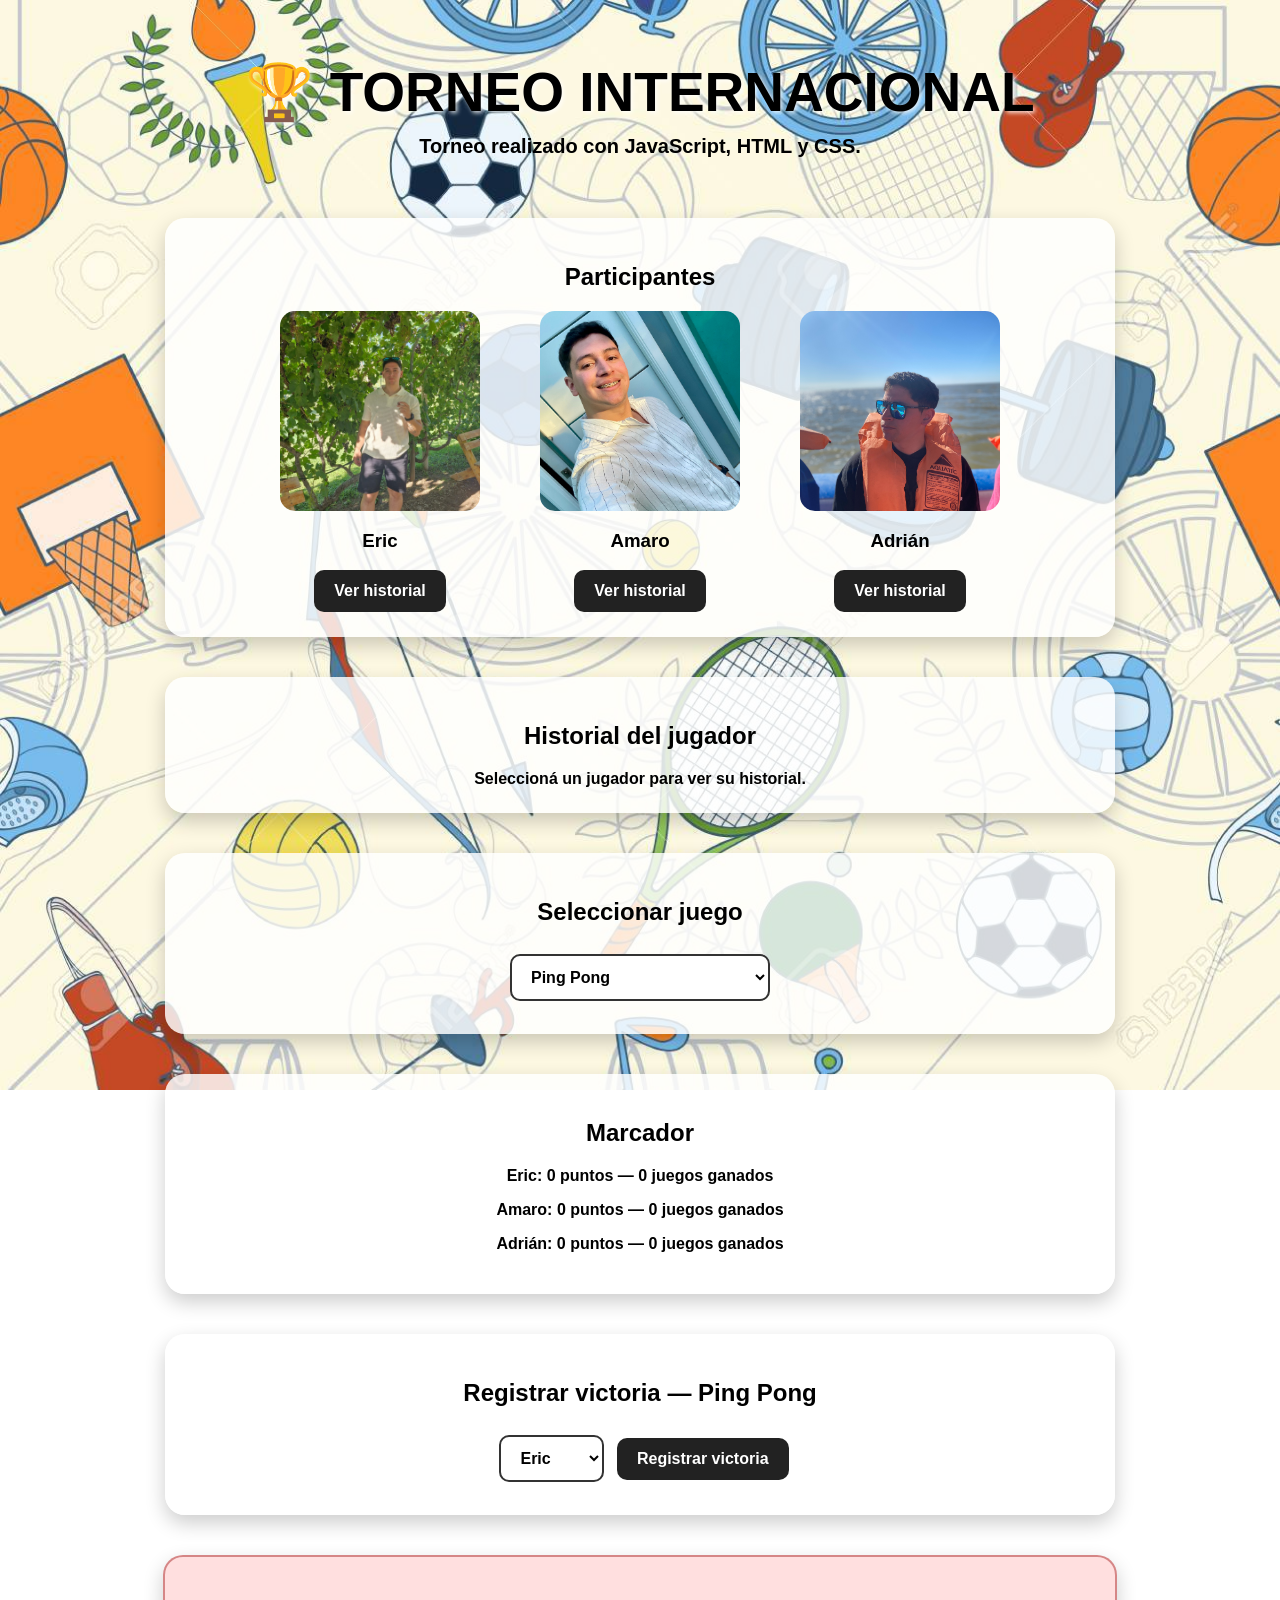
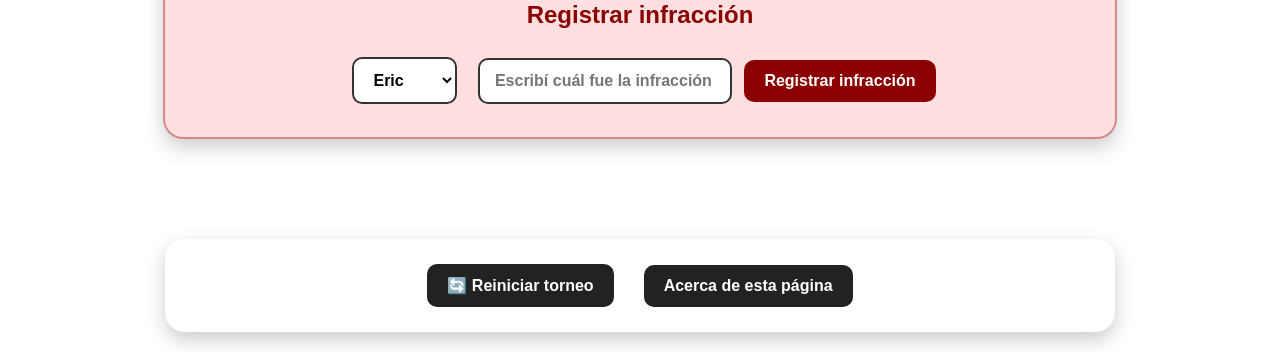
<file: index.html>
<!DOCTYPE html>
<html lang="es">

<head>
    <meta charset="UTF-8">
    <meta name="viewport" content="width=device-width, initial-scale=1.0">

    <title>Torneo Internacional</title>

    <link rel="stylesheet" href="style.css">
</head>

<body>

    <!-- ENCABEZADO -->

    <header>

        <h1>🏆 Torneo Internacional</h1>

        <p>
            Torneo realizado con JavaScript, HTML y CSS.
        </p>

    </header>


    <!-- PARTICIPANTES -->

    <main>

        <section class="participantes">

    <h2>Participantes</h2>

    <div class="contenedor-participantes">

        <!-- ERIC -->

        <div class="participante">

            <div class="foto-participante">
           <img src="ERIC.jpeg" alt="Eric">
        </div>

            <h3>Eric</h3>

            <button onclick="mostrarJugador('eric')">
                Ver historial
            </button>

        </div>


        <!-- AMARO -->

        <div class="participante">

           <div class="foto-participante">
    <img src="AMARO.jpeg" alt="Amaro">
</div>

            <h3>Amaro</h3>

            <button onclick="mostrarJugador('amaro')">
                Ver historial
            </button>

        </div>


        <!-- ADRIÁN -->

        <div class="participante">

            <div class="foto-participante">
    <img src="ADRIAN.jpeg" alt="Adrián">
</div>

            <h3>Adrián</h3>

            <button onclick="mostrarJugador('adrian')">
                Ver historial
            </button>

        </div>

    </div>

</section>

<!-- HISTORIAL DEL JUGADOR -->

<section>

    <h2>Historial del jugador</h2>

    <div id="historial-jugador">
        Seleccioná un jugador para ver su historial.
    </div>

</section>

        <!-- SELECCIÓN DEL JUEGO -->

        <section>

            <h2>Seleccionar juego</h2>

            <select id="juego">

                <option>Ping Pong</option>
                <option>Truco</option>
                <option>Tiros al aro</option>
                <option>Ajedrez</option>
                <option>Juego de cartas</option>
                <option>Preguntas y respuestas</option>

            </select>

        </section>


        <!-- MARCADOR -->

        <section>

            <h2>Marcador</h2>

            <p id="puntos-eric">
                Eric: 0 puntos — 0 juegos ganados
            </p>

            <p id="puntos-amaro">
                Amaro: 0 puntos — 0 juegos ganados
            </p>

            <p id="puntos-adrian">
                Adrián: 0 puntos — 0 juegos ganados
            </p>

        </section>


        <!-- PING PONG -->

        <section id="seccion-victoria">

            <h2>Registrar victoria — Ping Pong</h2>

            <select id="jugador-ganador">

                <option value="eric">Eric</option>
                <option value="amaro">Amaro</option>
                <option value="adrian">Adrián</option>

            </select>

            <button onclick="registrarVictoriaSeleccionada()">
                Registrar victoria
            </button>

        </section>


        <!-- TRUCO -->

        <section id="seccion-truco" style="display: none;">

            <h2>Registrar victoria — Truco</h2>

            <select id="jugador-truco">

                <option value="eric">Eric</option>
                <option value="amaro">Amaro</option>
                <option value="adrian">Adrián</option>

            </select>

            <button onclick="registrarVictoriaTruco()">
                Registrar victoria
            </button>

        </section>


        <!-- TIROS AL ARO -->

        <section id="seccion-tiros-al-aro" style="display: none;">

            <h2>Registrar resultado — Tiros al aro</h2>

            <select id="jugador-tiros">

                <option value="eric">Eric</option>
                <option value="amaro">Amaro</option>
                <option value="adrian">Adrián</option>

            </select>

            <input
                type="number"
                id="tiros-anotados"
                min="0"
                max="5"
                placeholder="Tiros anotados"
            >

            <button onclick="registrarTirosAlAro()">
                Registrar resultado
            </button>

        </section>


        <!-- AJEDREZ -->

        <section id="seccion-ajedrez" style="display: none;">

            <h2>Registrar victoria — Ajedrez</h2>

            <select id="jugador-ajedrez">

                <option value="eric">Eric</option>
                <option value="amaro">Amaro</option>
                <option value="adrian">Adrián</option>

            </select>

            <button onclick="registrarVictoriaAjedrez()">
                Registrar victoria
            </button>

        </section>


        <!-- JUEGO DE CARTAS -->

        <section id="seccion-cartas" style="display: none;">

            <h2>Registrar victoria — Juego de cartas</h2>

            <select id="jugador-cartas">

                <option value="eric">Eric</option>
                <option value="amaro">Amaro</option>
                <option value="adrian">Adrián</option>

            </select>

            <button onclick="registrarVictoriaCartas()">
                Registrar victoria
            </button>

        </section>


        <!-- PREGUNTAS Y RESPUESTAS -->

        <section id="seccion-preguntas" style="display: none;">

            <h2>Registrar respuesta — Preguntas y respuestas</h2>

            <h3>Jugador que respondió</h3>

            <select id="jugador-pregunta">

                <option value="eric">Eric</option>
                <option value="amaro">Amaro</option>
                <option value="adrian">Adrián</option>

            </select>


            <h3>Resultado</h3>

            <button onclick="registrarRespuesta(5)">
                Correcta (+5)
            </button>

            <button onclick="registrarRespuesta(3)">
                Correcta con ayuda (+3)
            </button>

            <button onclick="registrarRespuesta(-1)">
                Incorrecta (-1)
            </button>


            <h3>Otro jugador respondió correctamente</h3>

            <select id="jugador-respuesta-correcta">

                <option value="eric">Eric</option>
                <option value="amaro">Amaro</option>
                <option value="adrian">Adrián</option>

            </select>

            <button onclick="registrarRespuestaCorrecta()">
                Sumar +1
            </button>

        </section>


        <!-- INFRACCIONES -->

        <section class="seccion-infracciones">

            <h2>Registrar infracción</h2>

            <select id="jugador-infraccion">

                <option value="eric">Eric</option>
                <option value="amaro">Amaro</option>
                <option value="adrian">Adrián</option>

            </select>

            <input
                type="text"
                id="descripcion-infraccion"
                placeholder="Escribí cuál fue la infracción"
            >

            <button onclick="registrarInfraccion()">
                Registrar infracción
            </button>

        </section>

    </main>


    <!-- PIE DE PÁGINA -->

    <footer>

        <button onclick="reiniciarTorneo()">
            🔄 Reiniciar torneo
        </button>

        <a href="acercade.html">
            Acerca de esta página
        </a>

    </footer>


    <!-- JAVASCRIPT -->

    <script src="script.js"></script>

</body>

</html>
</file>
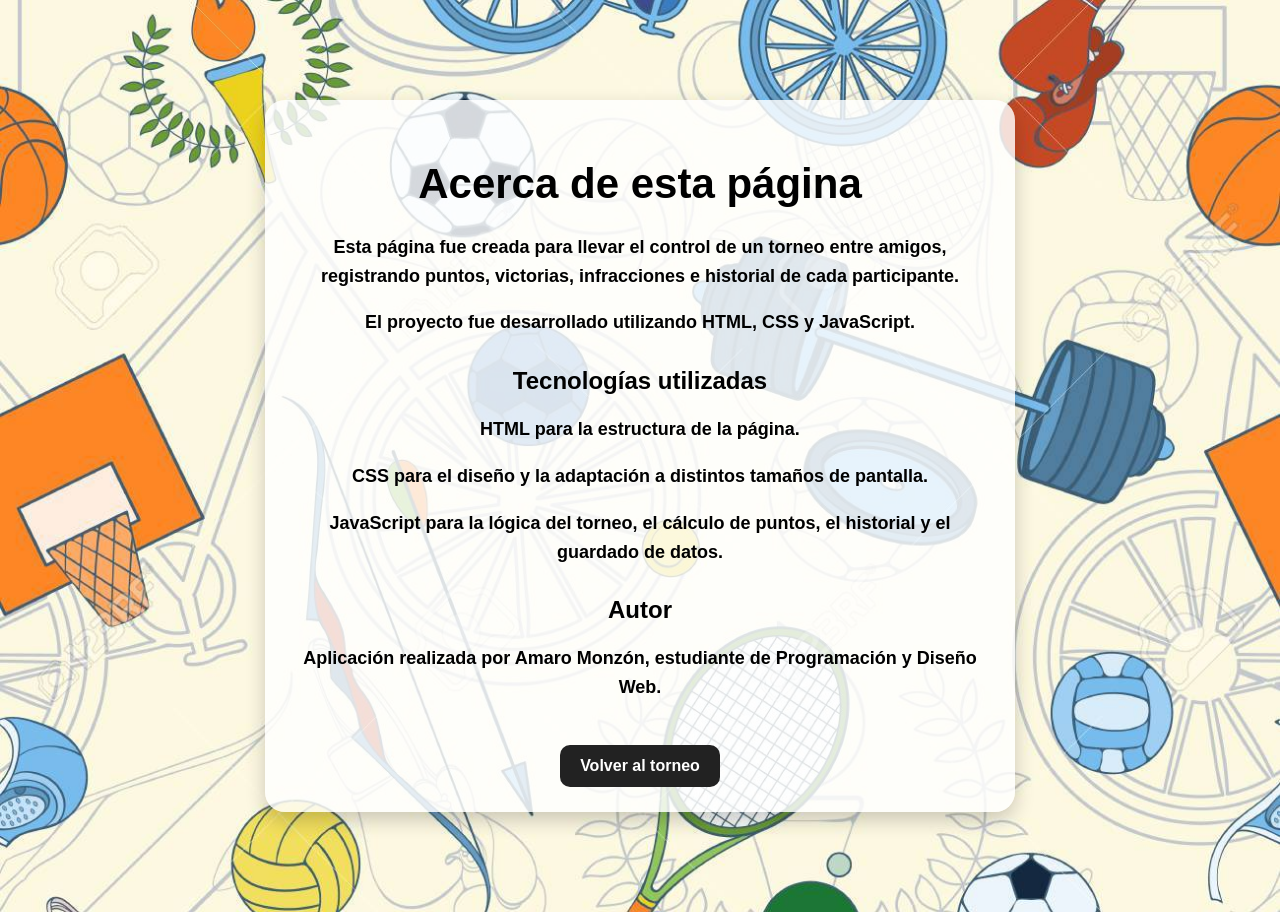
<file: acercade.html>
<!DOCTYPE html>
<html lang="es">

<head>
    <meta charset="UTF-8">
    <meta name="viewport" content="width=device-width, initial-scale=1.0">

    <title>Acerca de esta página</title>

    <link rel="stylesheet" href="style.css">
</head>

<body>

    <main>

        <section class="acerca">

            <h1>Acerca de esta página</h1>

            <p>
                Esta página fue creada para llevar el control de un torneo entre amigos,
                registrando puntos, victorias, infracciones e historial de cada participante.
            </p>

            <p>
                El proyecto fue desarrollado utilizando HTML, CSS y JavaScript.
            </p>

            <h2>Tecnologías utilizadas</h2>

            <p>
                HTML para la estructura de la página.
            </p>

            <p>
                CSS para el diseño y la adaptación a distintos tamaños de pantalla.
            </p>

            <p>
                JavaScript para la lógica del torneo, el cálculo de puntos,
                el historial y el guardado de datos.
            </p>

            <h2>Autor</h2>

            <p>
                Aplicación realizada por Amaro Monzón,
                estudiante de Programación y Diseño Web.
            </p>

            <a href="index.html" class="boton-volver">
                Volver al torneo
            </a>

        </section>

    </main>

</body>

</html>
</file>
<file: style.css>
/* CONFIGURACIÓN GENERAL */

body {
    margin: 0;
    font-family: Arial, sans-serif;
    text-align: center;
    font-weight: bold;

    background-image: url("FONDO DE PAGINA.jpg");
    background-size: cover;
    background-position: center;
    background-attachment: fixed;
    background-repeat: no-repeat;
}

/* ENCABEZADO */

/* ENCABEZADO PRINCIPAL */

header {
    padding: 60px 20px 40px;
    text-align: center;
}

header h1 {
    font-size: 55px;
    font-weight: 900;
    margin: 0 0 10px 0;

    text-transform: uppercase;

    text-shadow:
        2px 2px 4px rgba(255, 255, 255, 0.8);
}

header p {
    font-size: 20px;
    font-weight: 700;
    margin: 0;
}


/* PARTICIPANTES */

main {
    padding: 20px;
}

section {
    margin-bottom: 40px;
}


/* FOOTER */

/* PIE DE PÁGINA */

footer {
    max-width: 900px;
    margin: 40px auto 20px auto;
    padding: 25px;

    background-color: rgba(255, 255, 255, 0.85);

    border-radius: 20px;

    box-shadow: 0 8px 20px rgba(0, 0, 0, 0.20);

    display: flex;
    justify-content: center;
    align-items: center;
    gap: 30px;
}

footer a {
    padding: 12px 20px;

    background-color: #222;
    color: white;

    text-decoration: none;

    border-radius: 10px;

    font-size: 16px;
    font-weight: bold;

    transition: transform 0.2s ease,
                box-shadow 0.2s ease;
}

footer a:hover {
    transform: scale(1.05);

    box-shadow: 0 5px 12px rgba(0, 0, 0, 0.3);
}

/* PARTICIPANTES */

.contenedor-participantes {
    display: flex;
    justify-content: center;
    gap: 40px;
}

.participante {
    width: 220px;
    text-align: center;
}

.foto-participante {
    width: 200px;
    height: 200px;
    margin: 0 auto;
    overflow: hidden;
    border-radius: 15px;
}

.foto-participante img {
    width: 100%;
    height: 100%;
    object-fit: cover;
    transition: transform 0.3s ease;
}

.foto-participante img:hover {
    transform: scale(1.15);
}justify-content: center;


.participante h3 {
    font-size: 24px;
    margin: 15px 0 10px;
}

/* TARJETAS DE CONTENIDO */

main section {
    background-color: rgba(255, 255, 255, 0.82);

    max-width: 900px;
    margin: 0 auto 40px auto;
    padding: 25px;

    border-radius: 20px;

    box-shadow: 0 8px 20px rgba(0, 0, 0, 0.20);
}

/* CONTROLES GENERALES */

select,
input {
    padding: 12px 15px;
    font-size: 16px;
    font-weight: bold;

    border: 2px solid #333;
    border-radius: 10px;

    margin: 8px;

    background-color: white;
}


/* MENÚ DE SELECCIÓN DE JUEGO */

#juego {
    min-width: 260px;
    cursor: pointer;
}


/* BOTONES */

button {
    padding: 12px 20px;

    font-size: 16px;
    font-weight: bold;

    border: none;
    border-radius: 10px;

    background-color: #222;
    color: white;

    cursor: pointer;

    transition: transform 0.2s ease,
                box-shadow 0.2s ease;
}


/* EFECTO AL PASAR EL MOUSE */

button:hover {
    transform: scale(1.05);

    box-shadow: 0 5px 12px rgba(0, 0, 0, 0.3);
}


/* CAMPOS DE TEXTO */

input[type="text"],
input[type="number"] {
    min-width: 220px;
}


/* EFECTO CUANDO SELECCIONAMOS UN CAMPO */

select:focus,
input:focus {
    outline: none;

    box-shadow: 0 0 8px rgba(0, 0, 0, 0.35);
}

/* INFRACCIONES */

.seccion-infracciones {
    background-color: rgba(255, 220, 220, 0.90);

    border: 2px solid rgba(150, 0, 0, 0.4);
}

.seccion-infracciones h2 {
    color: #8b0000;
}

.seccion-infracciones button {
    background-color: #8b0000;
}

.seccion-infracciones button:hover {
    background-color: #b00000;
}

/* ==================================
   DISEÑO PARA CELULARES
   ================================== */

@media (max-width: 700px) {

    /* ENCABEZADO */

    header {
        padding: 40px 15px 25px;
    }

    header h1 {
        font-size: 34px;
    }

    header p {
        font-size: 16px;
    }


    /* CONTENIDO GENERAL */

    main {
        padding: 10px;
    }

    main section {
        padding: 20px 12px;
        margin-bottom: 25px;
    }


    /* PARTICIPANTES */

    .contenedor-participantes {
        flex-direction: column;
        align-items: center;
        gap: 30px;
    }

    .participante {
        width: 100%;
    }

    .foto-participante {
        width: 180px;
        height: 180px;
    }


    /* FORMULARIOS */

    select,
    input {
        box-sizing: border-box;
        max-width: 100%;
        margin: 8px 0;
    }

    #juego {
        width: 100%;
        min-width: 0;
    }

    input[type="text"],
    input[type="number"] {
        width: 100%;
        min-width: 0;
    }


    /* BOTONES */

    button {
        margin: 5px;
    }


    /* FOOTER */

    footer {
        margin: 25px 10px 15px;
        flex-direction: column;
        gap: 15px;
    }

}

/* ACERCA DE */

.acerca {
    max-width: 700px;
    margin: 80px auto;
}

.acerca h1 {
    font-size: 42px;
    margin-bottom: 25px;
}

.acerca h2 {
    margin-top: 30px;
}

.acerca p {
    font-size: 18px;
    line-height: 1.6;
}

.boton-volver {
    display: inline-block;

    margin-top: 25px;

    padding: 12px 20px;

    background-color: #222;
    color: white;

    text-decoration: none;

    border-radius: 10px;

    font-size: 16px;
    font-weight: bold;

    transition: transform 0.2s ease,
                box-shadow 0.2s ease;
}

.boton-volver:hover {
    transform: scale(1.05);

    box-shadow: 0 5px 12px rgba(0, 0, 0, 0.3);
}
</file>
